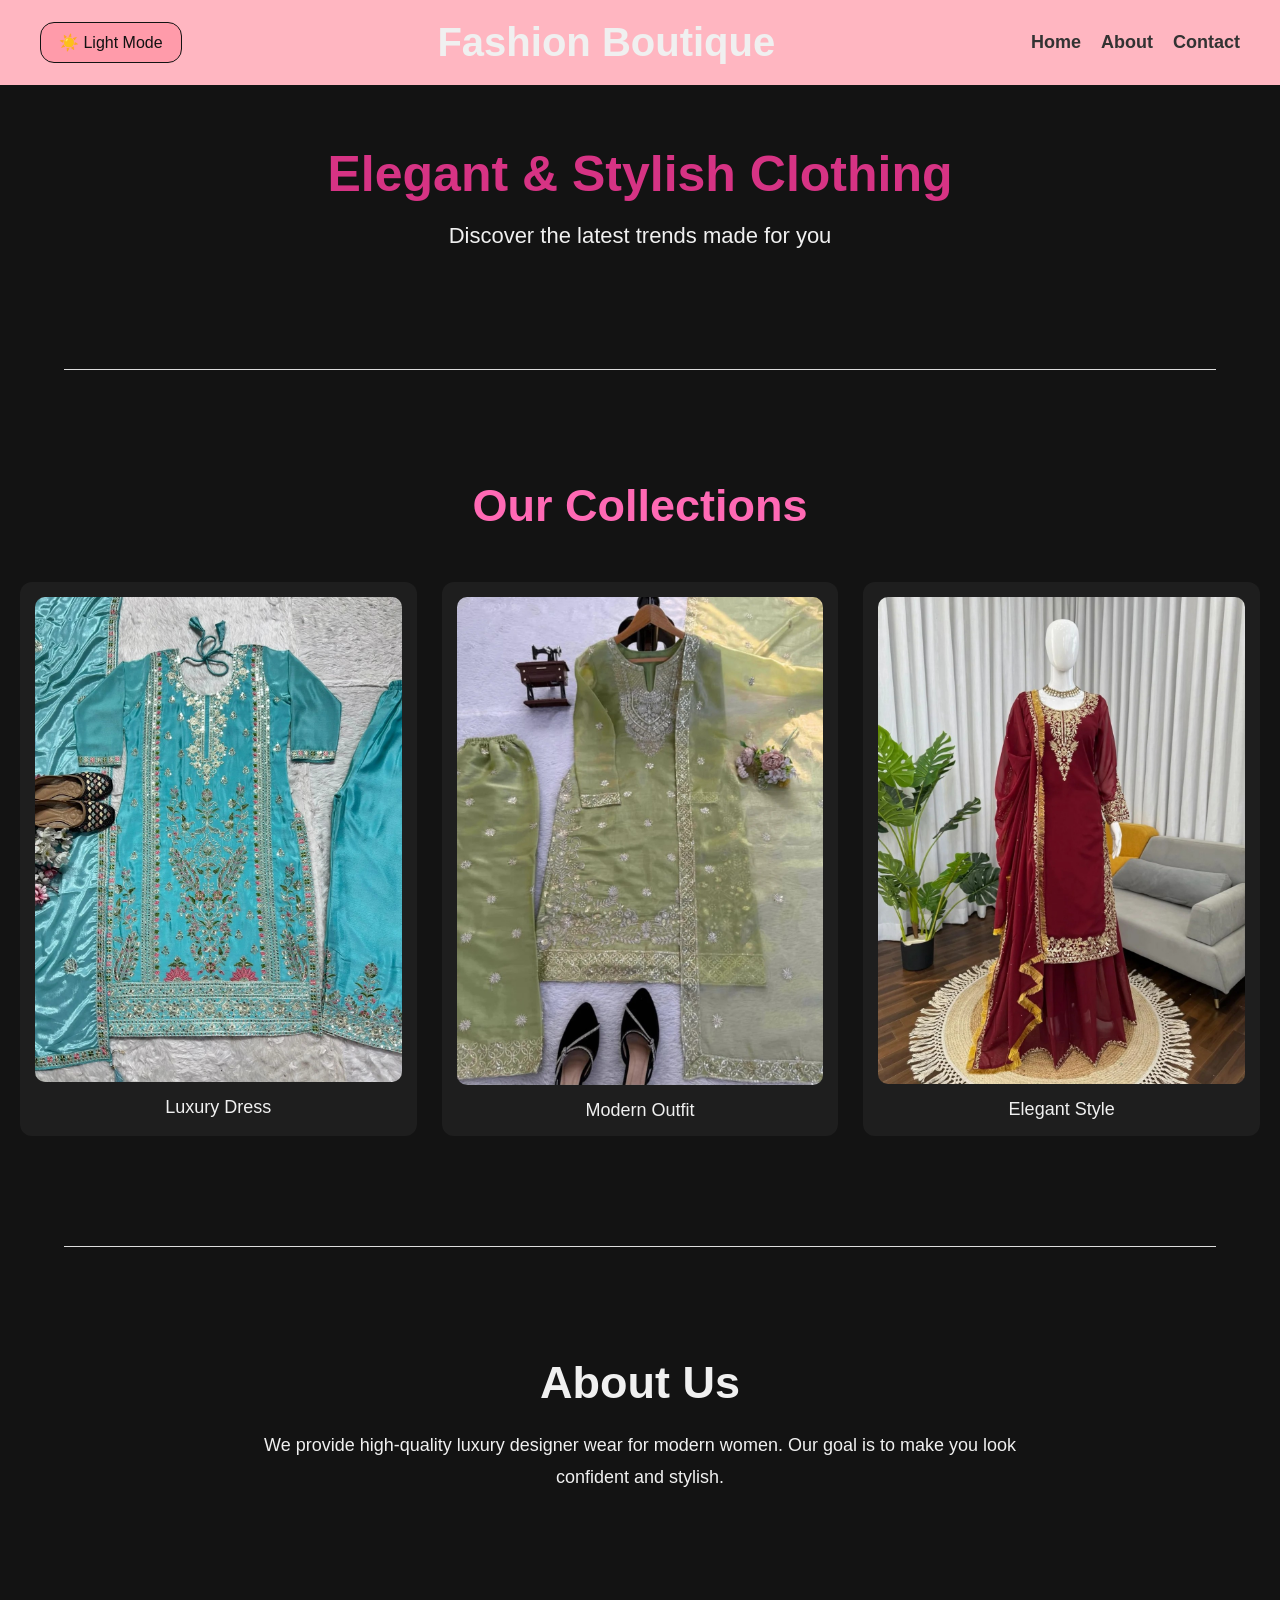
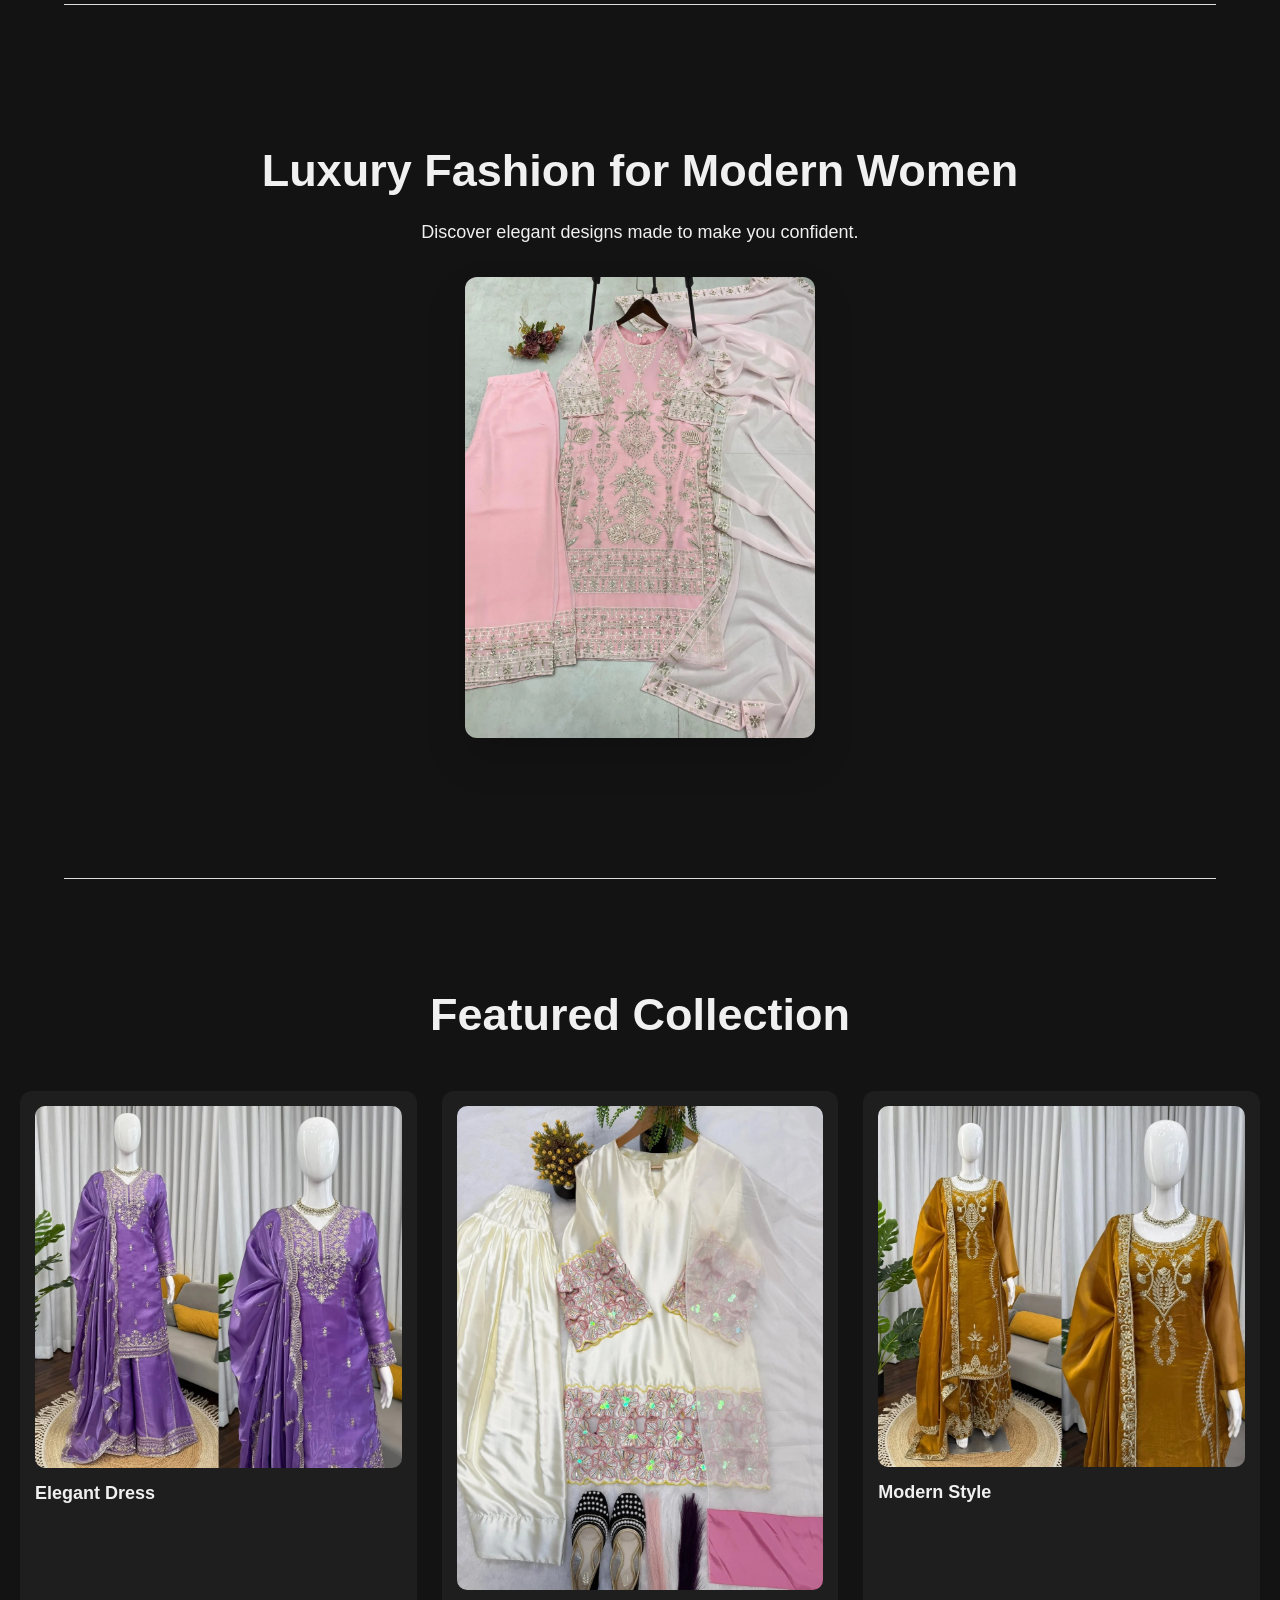
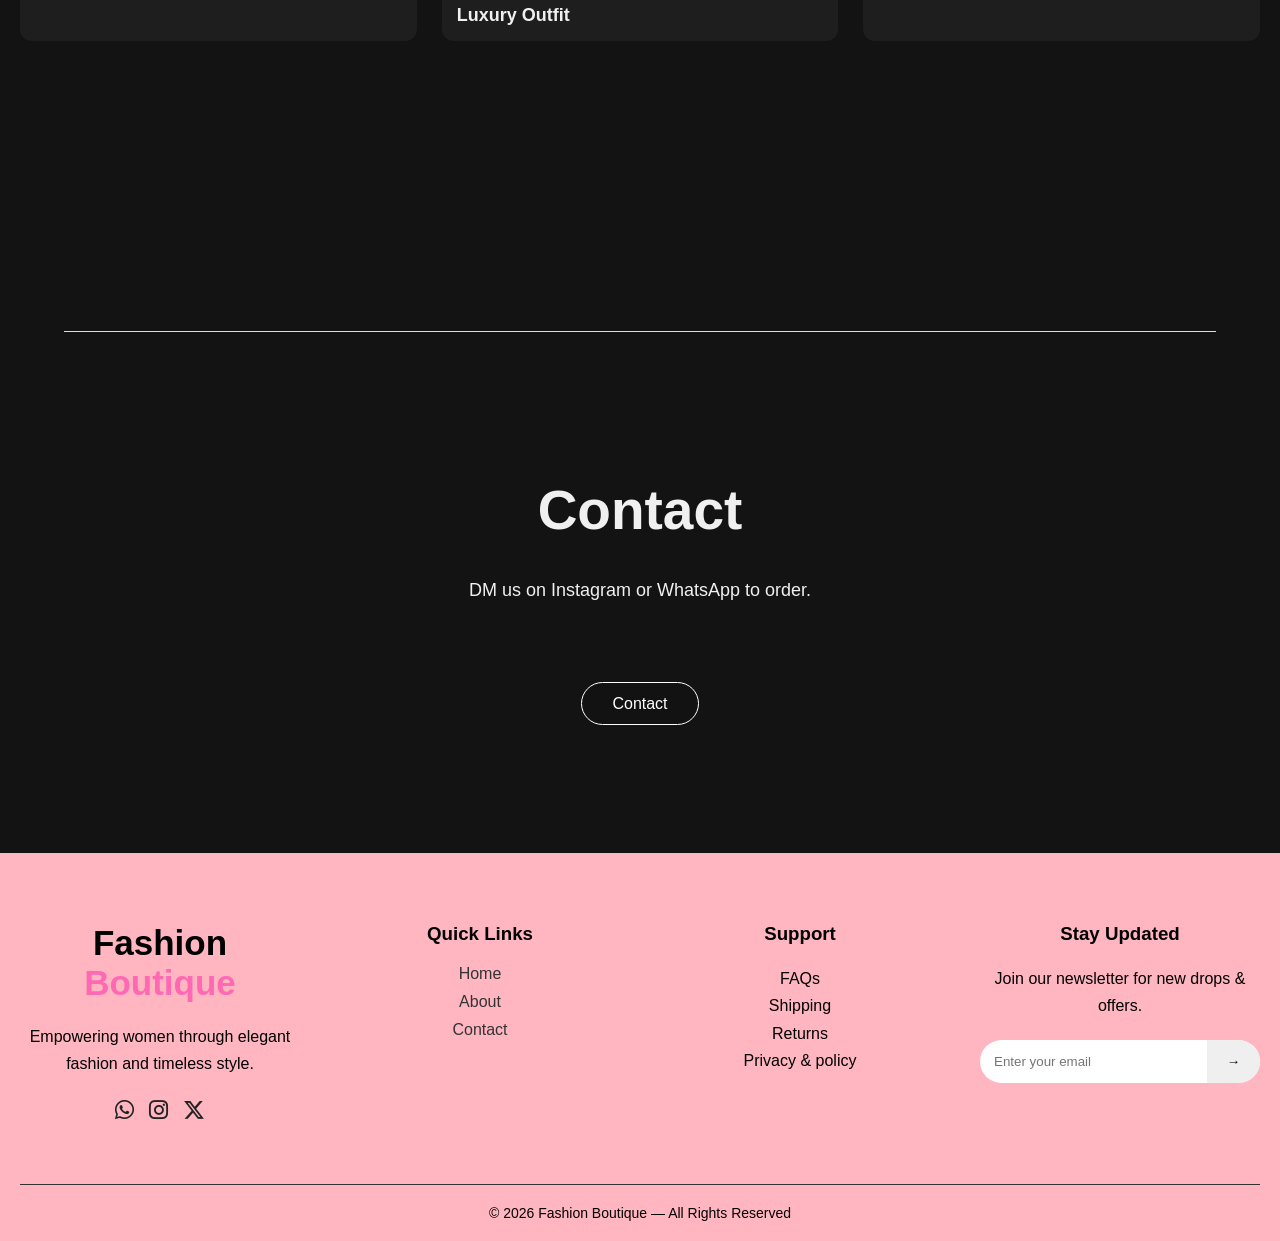
<file: index.html>
<!DOCTYPE html>
<html lang="en">
<head>
  <meta charset="UTF-8">
  <title>Fashion Store</title>

    <style>
    html {
      background-color: #121212;
    }
    html.light {
      background-color: #f5f5f5;
    }
  </style>

  <script>
    (function () {
      const mode = localStorage.getItem('dark-mode');
      if (mode === 'disabled') {
        document.documentElement.classList.add('light');
      }
    })();
  </script>

  <meta name="viewport" content="width=device-width, initial-scale=1.0">
  <link rel="stylesheet" href="Clothes.css">
  <link rel="stylesheet" href="https://cdnjs.cloudflare.com/ajax/libs/font-awesome/6.5.0/css/all.min.css">

</head>
<body>

<header>
  <button class="darkModeToggle">DarkMode</button>
  <h1 id="FashionBoutique">Fashion Boutique</h1>
  <nav>
    <a href="index.html">Home</a>
    <a href="ClothesAbout.html">About</a>
    <a href="ClothesContact.html">Contact</a>
  </nav>
</header>

<!-- HERO -->
<section class="hero">
  <h2>Elegant & Stylish Clothing</h2>
  <p>Discover the latest trends made for you</p>
</section>

<hr class="section-line">


<!-- PRODUCTS -->
<section class="products">
  <h2>Our Collections</h2>
  <div class="product-grid">
    <div class="card">
      <img src="blue-dress .jpg">
      <p>Luxury Dress</p>
    </div>

    <div class="card">
      <img src="Green-dress.jpg">
      <p>Modern Outfit</p>
    </div>

    <div class="card">
      <img src="Red-dress.jpg">
      <p>Elegant Style</p>
    </div>
  </div>
</section>

<hr class="section-line">


<!-- ABOUT -->
<section class="about">
  <h2>About Us</h2>
  <p>We provide high-quality luxury designer wear for modern women. Our goal is to make you look confident and stylish.</p>
</section>

<hr class="section-line">


<section class="split">
  <div class="split-text">
    <h2>Luxury Fashion for Modern Women</h2>
    <p>Discover elegant designs made to make you confident.</p>
  </div>

  
  <div class="split-img">
    <img src="Pink-dress.jpg">
  </div>
</section>

<hr class="section-line">


<section class="featured">
  <h2>Featured Collection</h2>

  <div class="cards">
    <div class="card">
      <img src="Purple-dress.jpg">
      <h3>Elegant Dress</h3>
    </div>

    <div class="card">
      <img src="White-dress.jpg">
      <h3>Luxury Outfit</h3>
    </div>

    <div class="card">
      <img src="Orange-dress.jpg">
      <h3>Modern Style</h3>
    </div>
  </div>
</section>
<br><br><br><br><br><br><br><br><br><br>

<hr class="section-line">

<br><br>
<!-- CONTACT -->
<section id="contact" class="contact">
  <h2 class="myH2">Contact</h2><br>
  <p class="ContactP">DM us on Instagram or WhatsApp to order.</p><br><br><br>
    <a class="btn" href="ClothesContact.html">Contact</a>
</section>
<br><br><br><br><br>



<footer class="footer">

  <div class="footer-container">

    <!-- BRAND -->
    <div class="footer-box">
      <h2>Fashion <span>Boutique</span></h2>
      <p id="myP">
        Empowering women through <span>elegant fashion and timeless</span> style.
      </p>

      <div class="social-icons">
        <a href="https://wa.me/0791911786"><i class="fab fa-whatsapp"></i></a>
        <a href="https://instagram.com/nawid_ziayee"><i class="fab fa-instagram"></i></a>
        <a href="https://x.com/"><i class="fab fa-x-twitter"></i></a>
      </div>
    </div>

    <!-- LINKS -->
    <div class="footer-box">
      <h3>Quick Links</h3>
      <a href="Clothes.html">Home</a>
      <a href="ClothesAbout.html">About</a>
      <a href="ClothesContact.html">Contact</a>
    </div>

    <!-- CUSTOMER -->
    <div class="footer-box">
      <h3>Support</h3>
      <p>FAQs</p>
      <p>Shipping</p>
      <p>Returns</p>
      <p>Privacy & policy</p>
    </div>

    <!-- NEWSLETTER -->
    <div class="footer-box">
      <h3>Stay Updated</h3>
      <p>Join our newsletter for new drops & offers.</p>

      <form action="https://formspree.io/f/xpqkejla" method="post" class="newsletter">
        
        <input type="email"
               name="email"
               placeholder="Enter your email"
               required>

        <input type="hidden" name="_next" value="thankyou.html">

        <button type="submit">→</button>
      
      </form>
    </div>

  </div>

  <div class="footer-bottom">
    © 2026 Fashion Boutique — All Rights Reserved
  </div>

</footer>


<script src="Clothes.js"></script>
</body>
</html>
</file>
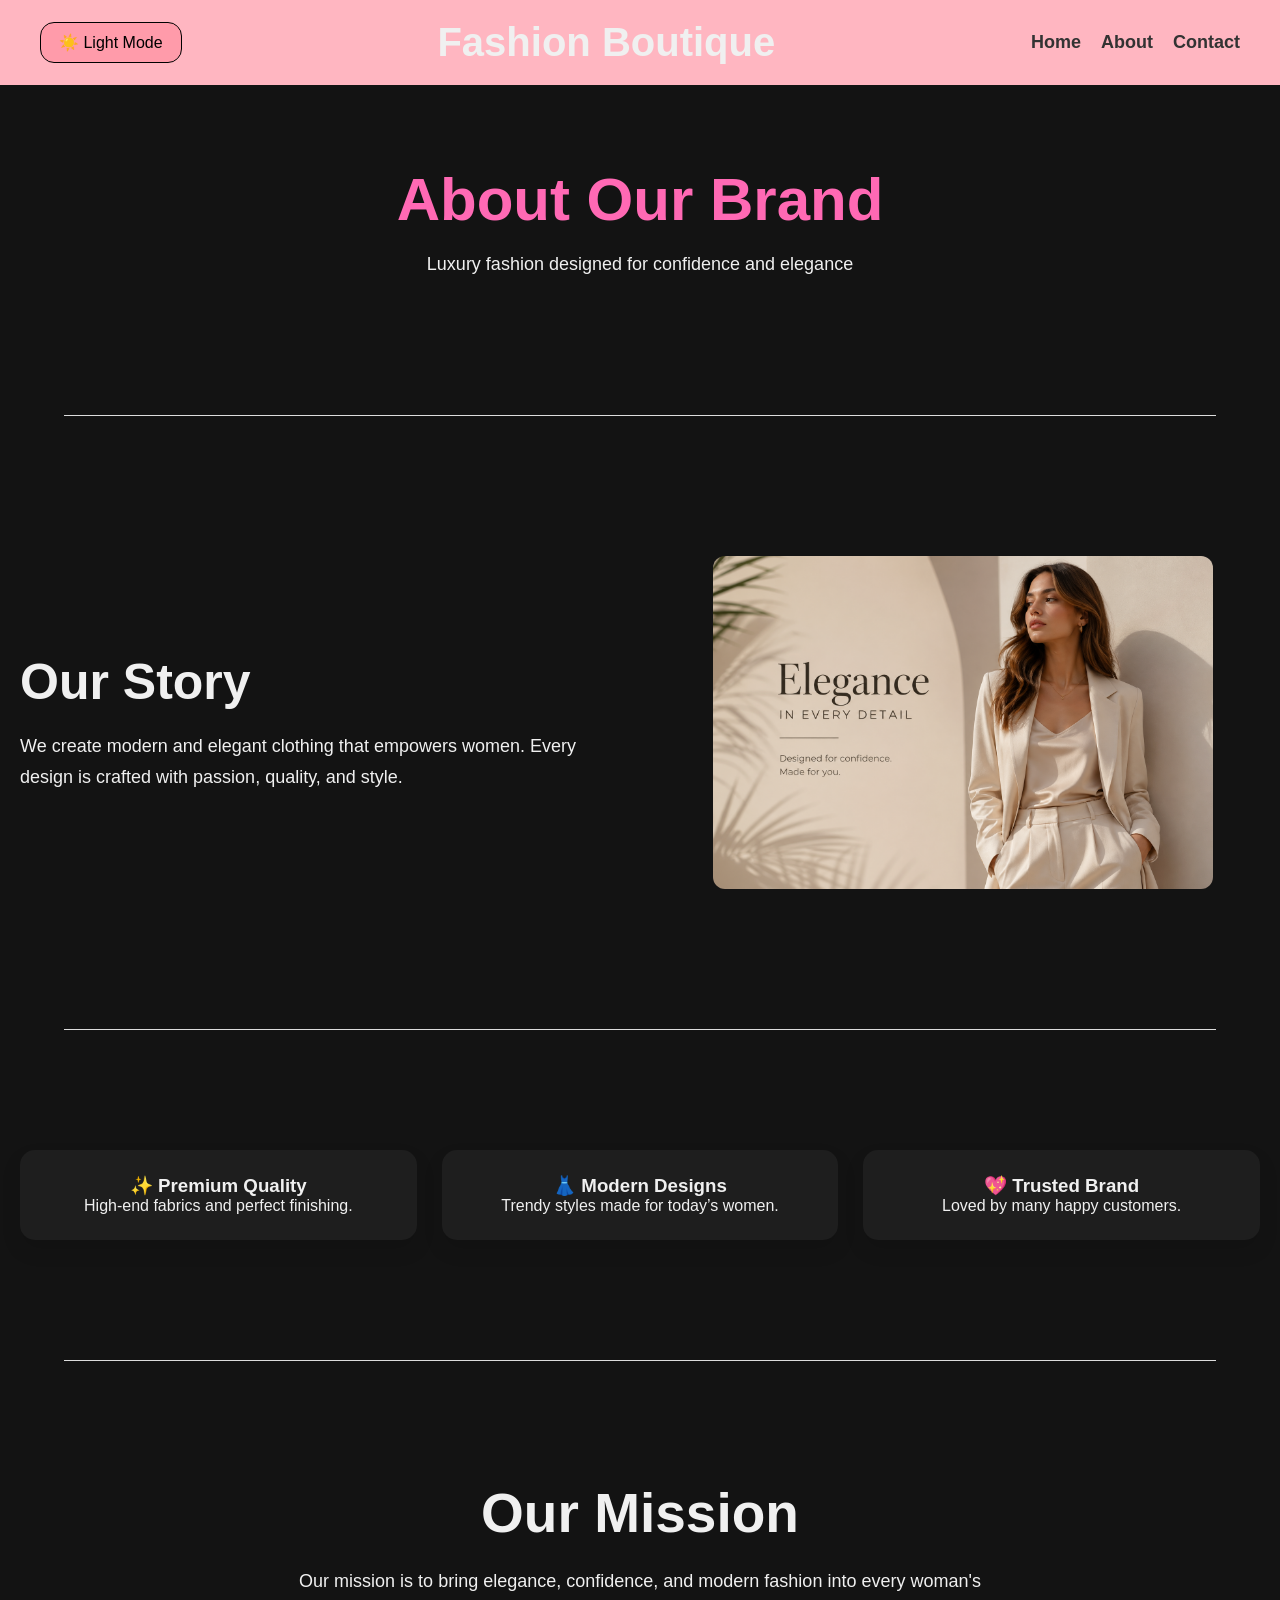
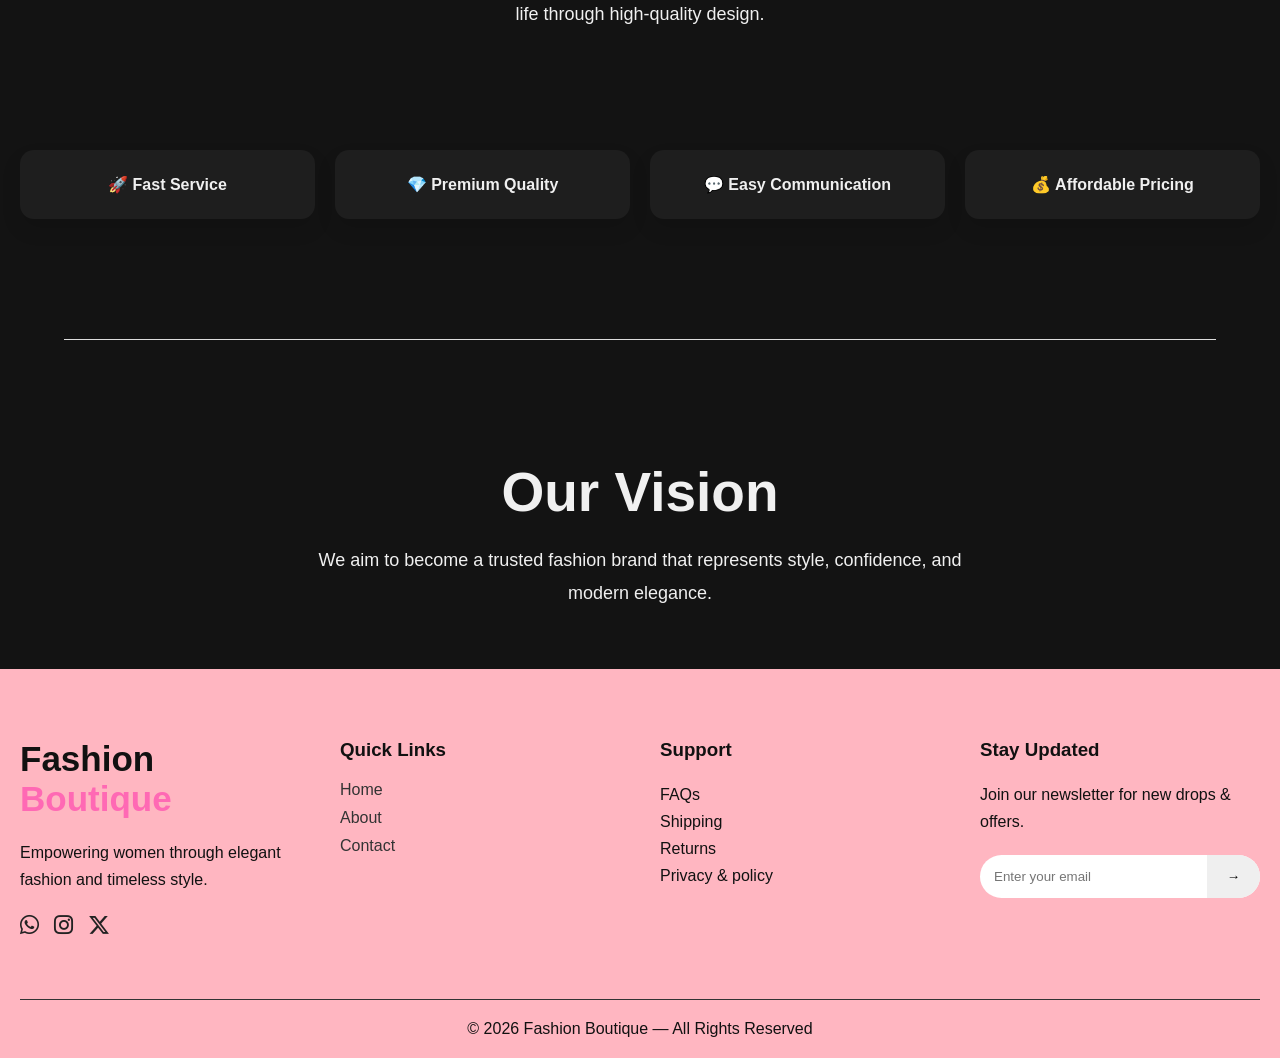
<file: ClothesAbout.html>
<!DOCTYPE html>
<html>
<head>
  <title>About</title>

  <style>
    html {
      background-color: #121212;
    }

    html.light {
      background-color: #f5f5f5;
    }
  </style>

  <script>
    (function () {
      const mode = localStorage.getItem('dark-mode');

      if (mode === 'disabled') {
        document.documentElement.classList.add('light');
      }
    })();
  </script>

  <meta name="viewport" content="width=device-width, initial-scale=1.0">

  <link rel="stylesheet" href="ClothesAbout.css">

  <link rel="stylesheet"
  href="https://cdnjs.cloudflare.com/ajax/libs/font-awesome/6.5.0/css/all.min.css">

</head>

<body>

<header>

  <button class="darkModeToggle">DarkMode</button>

  <h1 id="FashionBoutique">Fashion Boutique</h1>

  <nav>
    <a href="index.html">Home</a>
    <a href="ClothesAbout.html">About</a>
    <a href="ClothesContact.html">Contact</a>
  </nav>

</header>


<!-- HERO -->
<section class="about-hero">

  <h2>About Our Brand</h2>

  <p>
    Luxury fashion designed for confidence and elegance
  </p>

</section>

<hr class="section-line">


<!-- SPLIT -->
<section class="split">

  <div class="about-text">

    <h2>Our Story</h2>

    <p>
      We create modern and elegant clothing that empowers women.
      Every design is crafted with passion, quality, and style.
    </p>

  </div>

  <div class="about-img">

    <img src="CLothes About Image .png">

  </div>

</section>

<hr class="section-line">


<!-- CARDS -->
<section class="about-cards">

  <div class="card">
    <h3>✨ Premium Quality</h3>
    <p>High-end fabrics and perfect finishing.</p>
  </div>

  <div class="card">
    <h3>👗 Modern Designs</h3>
    <p>Trendy styles made for today’s women.</p>
  </div>

  <div class="card">
    <h3>💖 Trusted Brand</h3>
    <p>Loved by many happy customers.</p>
  </div>

</section>

<hr class="section-line">


<!-- MISSION -->
<section class="mission">

  <h2>Our Mission</h2>

  <p>
    Our mission is to bring elegance, confidence,
    and modern fashion into every woman's life
    through high-quality design.
  </p>

</section>


<!-- WHY US -->
<section class="why-us">

  <div class="why-box">🚀 Fast Service</div>

  <div class="why-box">💎 Premium Quality</div>

  <div class="why-box">💬 Easy Communication</div>

  <div class="why-box">💰 Affordable Pricing</div>

</section>

<hr class="section-line">


<!-- TEAM -->
<section class="team">

  <h2>Our Vision</h2>

  <p>
    We aim to become a trusted fashion brand that represents
    style, confidence, and modern elegance.
  </p>

</section>


<!-- FOOTER -->
<footer class="footer">

  <div class="footer-container">

    <div class="footer-box">

      <h2>Fashion <span>Boutique</span></h2>

      <p id="myP">
        Empowering women through
        <span>elegant fashion and timeless</span> style.
      </p>

      <div class="social-icons">

        <a href="https://wa.me/0791911786">
          <i class="fab fa-whatsapp"></i>
        </a>

        <a href="https://instagram.com/nawid_ziayee">
          <i class="fab fa-instagram"></i>
        </a>

        <a href="https://x.com/">
          <i class="fab fa-x-twitter"></i>
        </a>

      </div>

    </div>


    <div class="footer-box">

      <h3>Quick Links</h3>

      <a href="Clothes.html">Home</a>
      <a href="ClothesAbout.html">About</a>
      <a href="ClothesContact.html">Contact</a>

    </div>


    <div class="footer-box">

      <h3>Support</h3>

      <p>FAQs</p>
      <p>Shipping</p>
      <p>Returns</p>
      <p>Privacy & policy</p>

    </div>


    <div class="footer-box">

      <h3>Stay Updated</h3>

      <p>Join our newsletter for new drops & offers.</p>

      <form action="https://formspree.io/f/xpqkejla"
      method="post"
      class="newsletter">

        <input
        type="email"
        name="email"
        placeholder="Enter your email"
        required>

        <input type="hidden"
        name="_next"
        value="thankyou.html">

        <button type="submit">→</button>

      </form>

    </div>

  </div>

  <div class="footer-bottom">
    © 2026 Fashion Boutique — All Rights Reserved
  </div>

</footer>

<script src="ClothesAbout.js"></script>

</body>
</html>
</file>
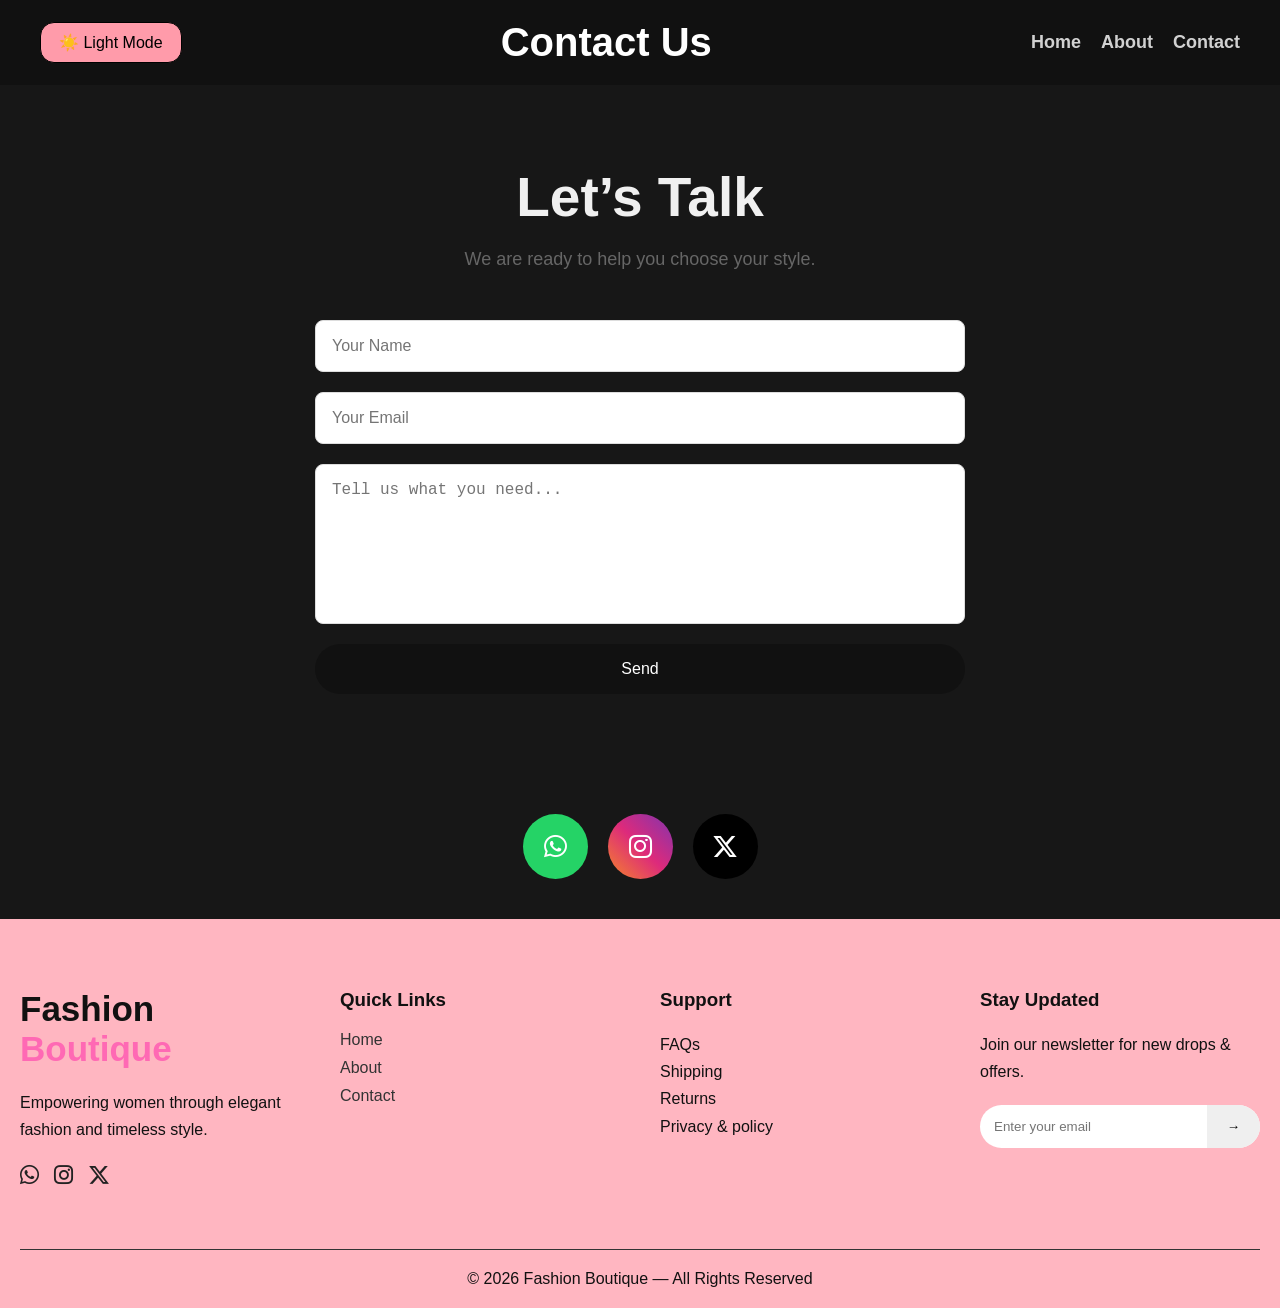
<file: ClothesContact.html>
<!DOCTYPE html>
<html>
<head>

  <title>Contact</title>

  <meta name="viewport"
  content="width=device-width, initial-scale=1.0">

  <link rel="stylesheet"
  href="ClothesContact.css">

  <link rel="stylesheet"
  href="https://cdnjs.cloudflare.com/ajax/libs/font-awesome/6.5.0/css/all.min.css">

  <style>

    html{
      background-color:#121212;
    }

    html.light{
      background-color:#f5f5f5;
    }

  </style>

  <script>

    (function(){

      const mode =
      localStorage.getItem('dark-mode');

      if(mode === 'disabled'){
        document.documentElement.classList.add('light');
      }

    })();

  </script>

</head>

<body>

<header>

  <button class="darkModeToggle">
    🌙 DarkMode
  </button>

  <h1 id="ContactBtn">Contact Us</h1>

  <nav>
    <a href="index.html">Home</a>
    <a href="ClothesAbout.html">About</a>
    <a href="ClothesContact.html">Contact</a>
  </nav>

</header>


<section class="contact">

  <div class="split">

    <div>

      <h2>Let’s Talk</h2>

      <p>
        We are ready to help you choose your style.
      </p>

    </div>

  </div>


  <form
  action="https://formspree.io/f/xjgjjnrk"
  method="post"
  class="contact-form">

    <input
    type="text"
    placeholder="Your Name"
    required>

    <input
    type="email"
    placeholder="Your Email"
    required>

    <textarea
    name="message"
    placeholder="Tell us what you need..."
    required></textarea>

    <button type="submit">
      Send
    </button>

  </form>

</section>


<div class="social-icons">

  <a href="https://wa.me/0791911786"
  target="_blank">

    <i class="fab fa-whatsapp"></i>

  </a>

  <a href="https://instagram.com/nawid_ziayee"
  target="_blank">

    <i class="fab fa-instagram"></i>

  </a>

  <a href="https://x.com/"
  target="_blank">

    <i class="fab fa-x-twitter"></i>

  </a>

</div>


<footer class="footer">

  <div class="footer-container">

    <div class="footer-box">

      <h2>
        Fashion <span>Boutique</span>
      </h2>

      <p id="myP">
        Empowering women through
        <span>elegant fashion and timeless</span>
        style.
      </p>

      <div class="social-Icons">

        <a href="https://wa.me/0791911786">
          <i class="fab fa-whatsapp"></i>
        </a>

        <a href="https://instagram.com/nawid_ziayee">
          <i class="fab fa-instagram"></i>
        </a>

        <a href="https://x.com/">
          <i class="fab fa-x-twitter"></i>
        </a>

      </div>

    </div>


    <div class="footer-box">

      <h3>Quick Links</h3>

      <a href="Clothes.html">Home</a>

      <a href="ClothesAbout.html">About</a>

      <a href="ClothesContact.html">Contact</a>

    </div>


    <div class="footer-box">

      <h3>Support</h3>

      <p>FAQs</p>
      <p>Shipping</p>
      <p>Returns</p>
      <p>Privacy & policy</p>

    </div>


    <div class="footer-box">

      <h3>Stay Updated</h3>

      <p>
        Join our newsletter for new drops & offers.
      </p>

      <form
      action="https://formspree.io/f/xpqkejla"
      method="post"
      class="newsletter">

        <input
        type="email"
        name="email"
        placeholder="Enter your email"
        required>

        <input
        type="hidden"
        name="_next"
        value="thankyou.html">

        <button type="submit">
          →
        </button>

      </form>

    </div>

  </div>

  <div class="footer-bottom">
    © 2026 Fashion Boutique — All Rights Reserved
  </div>

</footer>

<script src="ClothesContact.js"></script>

</body>
</html>
</file>
<file: Clothes.css>
/* =========================
   GLOBAL
========================= */

*{
  margin: 0;
  padding: 0;
  box-sizing: border-box;
}

html{
  scroll-behavior: smooth;
  background-color: #121212;
}

html.light{
  background-color: #f5f5f5;
}

body{
  font-family: Arial, sans-serif;
  background: #fff0f5;
  transition: background-color 0.3s ease, color 0.3s ease;
}

img{
  max-width: 100%;
  display: block;
}

/* =========================
   DARK MODE
========================= */

body.dark-mode-preload *{
  transition: none;
}

body.dark-mode{
  background: #121212;
  color: #f0f0f0;
}

html:not(.light) body{
  background: #131313;
  color: #f0f0f0;
}

html.light body{
  background: #f5f5f5;
  color: #222;
}

html:not(.light) .card{
  background-color: #1e1e1e;
  color: #f0f0f0;
}

body.dark-mode nav a{
  color: #f0f0f0;
}

/* =========================
   BUTTONS
========================= */

.darkModeToggle{
  padding: 10px 18px;
  font-size: 16px;
  border: 1.5px solid;
  border-radius: 14px;
  background-color: #ff9baa;
  color: #121212;
  cursor: pointer;
  transition: 0.3s ease;
}

.darkModeToggle:hover{
  background: white;
}

.btn{
  border: 1px solid black;
  background: #121212;
  color: white;
  padding: 14px 40px;
  border-radius: 30px;
  font-size: 18px;
  cursor: pointer;
  text-decoration: none;
  transition: 0.3s ease;
}

.btn:hover{
  background: #ffb6c1;
  color: black;
  transform: scale(1.03);
}

/* =========================
   HEADER
========================= */

header{
  display: flex;
  justify-content: space-between;
  align-items: center;
  padding: 20px 40px;
  background: #ffb6c1;
  flex-wrap: wrap;
  gap: 20px;
}

#FashionBoutique{
  font-size: clamp(28px, 5vw, 40px);
  text-align: center;
}

nav{
  display: flex;
  gap: 20px;
  flex-wrap: wrap;
}

nav a{
  text-decoration: none;
  color: #333;
  font-size: 18px;
  font-weight: bold;
  transition: 0.3s;
}

nav a:hover{
  color: #d63384;
}

/* =========================
   HERO
========================= */

.hero{
  text-align: center;
  padding: 80px 20px;
}

.hero h2{
  font-size: clamp(32px, 6vw, 50px);
  color: #d63384;
  margin-bottom: 20px;
}

.hero p{
  font-size: clamp(16px, 3vw, 22px);
}

/* =========================
   PRODUCTS
========================= */

.products{
  padding: 60px 20px;
  text-align: center;
}

.products h2{
  font-size: clamp(32px, 5vw, 45px);
  color: #ff69b4;
  margin-bottom: 50px;
}

.product-grid{
  display: grid;
  grid-template-columns: repeat(auto-fit, minmax(250px, 1fr));
  gap: 25px;
}

.card{
  background: white;
  padding: 15px;
  border-radius: 12px;
  transition: 0.3s ease;
}

.card:hover{
  transform: translateY(-8px);
}

.card img{
  border-radius: 10px;
}

.card p,
.card h3{
  margin-top: 15px;
  font-size: 18px;
}

/* =========================
   ABOUT
========================= */

.about{
  text-align: center;
  padding: 60px 20px;
}

.about h2{
  font-size: clamp(30px, 5vw, 45px);
  margin-bottom: 20px;
}

.about p{
  max-width: 800px;
  margin: auto;
  line-height: 1.8;
  font-size: 18px;
}

/* =========================
   SPLIT SECTION
========================= */

.split{
  display: flex;
  align-items: center;
  justify-content: center;
  gap: 50px;
  padding: 80px 20px;
  flex-wrap: wrap;
}

.split-text{
  flex: 1;
  min-width: 280px;
}

.split-text h2{
  font-size: clamp(30px, 5vw, 45px);
  margin-bottom: 20px;
}

.split-text p{
  font-size: 18px;
  line-height: 1.7;
}

.split-img{
  flex: 1;
  display: flex;
  justify-content: center;
}

.split-img img{
  width: 100%;
  max-width: 350px;
  border-radius: 12px;
  transition: 0.3s ease;
  box-shadow: 0 20px 40px rgba(0,0,0,0.15);
}

.split-img img:hover{
  transform: translateY(-8px);
}

/* =========================
   FEATURED
========================= */

.featured{
  padding: 60px 20px;
}

.featured h2{
  text-align: center;
  font-size: clamp(30px, 5vw, 45px);
  margin-bottom: 50px;
}

.cards{
  display: grid;
  grid-template-columns: repeat(auto-fit, minmax(250px, 1fr));
  gap: 25px;
}

/* =========================
   CONTACT
========================= */

.contact{
  text-align: center;
  padding: 80px 20px;
}

.myH2{
  font-size: clamp(32px, 6vw, 55px);
  margin-bottom: 20px;
}

.ContactP{
  font-size: 18px;
  margin-bottom: 40px;
}

.contact .btn{
  border: 1.4px white solid;
}
/* =========================
   SECTION LINE
========================= */

.section-line{
  width: 90%;
  margin: 60px auto;
  border: none;
  height: 1px;
  background: #ddd;
}

/* =========================
   FOOTER
========================= */

.footer{
  background: #ffb6c1;
  color: #000000;
  padding: 70px 20px 20px;
  overflow: hidden;
}

.footer-container{
  display: grid;
  grid-template-columns: repeat(auto-fit, minmax(220px, 1fr));
  gap: 40px;
}

.footer-box h2{
  font-size: 35px;
  margin-bottom: 20px;
}

.footer-box h2 span{
  color: #ff69b4;
}

.footer-box h3{
  margin-bottom: 20px;
}

.footer-box p{
  line-height: 1.7;
}

.footer-box a{
  display: block;
  color: #333;
  text-decoration: none;
  margin-bottom: 10px;
  transition: 0.3s;
}

.footer-box a:hover{
  color: #ff00d9;
}

.social-icons{
  display: flex;
  gap: 15px;
  margin-top: 20px;
  flex-wrap: wrap;
}

.social-icons a{
  font-size: 22px;
  color: #222;
  transition: 0.3s ease-in-out;
}

.social-icons a:hover{
  color: #ff00d9;
  transform: translateY(-3px);
}

/* =========================
   NEWSLETTER
========================= */

.newsletter{
  display: flex;
  margin-top: 20px;
  border-radius: 30px;
  overflow: hidden;
  background: #ffffff;
  color: #f0f0f0;
}

.newsletter input{
  flex: 1;
  padding: 14px;
  border: none;
  outline: none;
  color: rgb(255, 255, 255);
  background: transparent;
}

.newsletter button{
  padding: 14px 20px;
  border: none;
  cursor: pointer;
  transition: 0.3s;
}

.newsletter button:hover{
  background: #ff69b4;
}

/* =========================
   FOOTER BOTTOM
========================= */

.footer-bottom{
  text-align: center;
  margin-top: 50px;
  padding-top: 20px;
  border-top: 1px solid #333;
  font-size: 14px;
}

/* =========================
   MOBILE
========================= */

@media (max-width: 768px){

   header {
    flex-direction: column;
    align-items: center;
    padding: 15px;
    gap: 15px;
  }

  #FashionBoutique,
  #ContactBtn {
    margin: 0;
    font-size: 28px;
    text-align: center;
  }

  nav {
    display: flex;
    justify-content: center;
    flex-wrap: wrap;
    gap: 10px;
  }

  nav a {
    margin: 0;
    font-size: 16px;
  }

  .darkModeToggle {
    font-size: 16px;
    padding: 8px 14px;
  }
}
  .hero{
    padding: 60px 20px;
  }

  .products,
  .about,
  .featured,
  .contact{
    padding: 50px 20px;
  }

  .split{
    flex-direction: column;
    text-align: center;
    gap: 30px;
  }

  .footer-container{
    text-align: center;
  }

  .social-icons{
    justify-content: center;
  }

  .newsletter{
    flex-direction: row;
  }

  .btn{
    font-size: 16px;
    padding: 12px 30px;
  }



/* =========================
   TOUCH FIX
========================= */

button,
a{
  -webkit-tap-highlight-color: transparent;
}
</file>
<file: ClothesAbout.css>
/* =========================
   GLOBAL
========================= */

*{
  margin:0;
  padding:0;
  box-sizing:border-box;
}

html{
  scroll-behavior:smooth;
}

body{
  font-family:"Helvetica Neue", sans-serif;
  background:#fafafa;
  transition:0.3s;
}

img{
  max-width:100%;
  display:block;
}

/* =========================
   DARK MODE
========================= */

html:not(.light) body{
  background:#131313;
  color:#f0f0f0;
}

html.light body{
  background:#f5f5f5;
  color:#222;
}

html:not(.light) .card,
html:not(.light) .why-box{
  background:#1e1e1e;
  color:#f0f0f0;
}

/* =========================
   BUTTON
========================= */

.darkModeToggle{
  padding:10px 18px;
  border: 1.5px solid;
  border-radius:14px;
  background:#ff9baa;
  cursor:pointer;
  font-size:16px;
  transition:0.3s;
}

.darkModeToggle:hover{
  background:white;
}

/* =========================
   HEADER
========================= */

header{
  display:flex;
  justify-content:space-between;
  align-items:center;
  padding:20px 40px;
  background:#ffb6c1;
  flex-wrap:wrap;
  gap:20px;
}

#FashionBoutique{
  font-size:clamp(28px,5vw,40px);
}

nav{
  display:flex;
  gap:20px;
  flex-wrap:wrap;
}

nav a{
  text-decoration:none;
  color:#333;
  font-size:18px;
  font-weight:bold;
  transition:0.3s;
}

nav a:hover{
  color:#d63384;
}

/* =========================
   HERO
========================= */

.about-hero{
  text-align:center;
  padding:80px 20px;
}

.about-hero h2{
  color:#ff69b4;
  font-size:clamp(35px,6vw,60px);
  margin-bottom:20px;
}

.about-hero p{
  font-size:18px;
}

/* =========================
   SPLIT
========================= */

.split{
  display:flex;
  align-items:center;
  justify-content:center;
  gap:50px;
  padding:80px 20px;
  flex-wrap:wrap;
}

.about-text{
  flex:1;
  min-width:280px;
}

.about-text h2{
  font-size:clamp(32px,5vw,50px);
  margin-bottom:20px;
}

.about-text p{
  font-size:18px;
  line-height:1.7;
}

.about-img{
  flex:1;
  display:flex;
  justify-content:center;
}

.about-img img{
  width:100%;
  max-width:500px;
  border-radius:12px;
  animation:float 3s infinite alternate;
}

@keyframes float{
  from{
    transform:translateY(0);
  }

  to{
    transform:translateY(-20px);
  }
}

/* =========================
   CARDS
========================= */

.about-cards{
  display:grid;
  grid-template-columns:repeat(auto-fit,minmax(250px,1fr));
  gap:25px;
  padding:60px 20px;
}

.card{
  background:white;
  padding:25px;
  border-radius:15px;
  text-align:center;
  transition:0.3s;
  box-shadow:0 10px 20px rgba(0,0,0,0.1);
}

.card:hover{
  transform:translateY(-10px);
}

/* =========================
   MISSION
========================= */

.mission{
  text-align:center;
  padding:60px 20px;
}

.mission h2{
  font-size:clamp(35px,6vw,55px);
  margin-bottom:20px;
}

.mission p{
  max-width:700px;
  margin:auto;
  font-size:18px;
  line-height:1.8;
}

/* =========================
   WHY US
========================= */

.why-us{
  display:grid;
  grid-template-columns:repeat(auto-fit,minmax(220px,1fr));
  gap:20px;
  padding:60px 20px;
}

.why-box{
  box-shadow:0 10px 20px rgba(0,0,0,0.1);
  background:#f5f5f5;
  padding:25px;
  border-radius:14px;
  text-align:center;
  font-weight:bold;
  transition:0.3s;
}

.why-box:hover{
  background:#ffb6c1;
  transform:scale(1.05);
}

/* =========================
   TEAM
========================= */

.team{
  text-align:center;
  padding:60px 20px;
}

.team h2{
  font-size:clamp(35px,6vw,55px);
  margin-bottom:20px;
}

.team p{
  max-width:700px;
  margin:auto;
  font-size:18px;
  line-height:1.8;
}

/* =========================
   LINE
========================= */

.section-line{
  width:90%;
  margin:60px auto;
  border:none;
  height:1px;
  background:#ddd;
}

/* =========================
   FOOTER
========================= */

.footer{
  background:#ffb6c1;
  color: #111;
  padding:70px 20px 20px;
}

.footer-container{
  display:grid;
  grid-template-columns:repeat(auto-fit,minmax(220px,1fr));
  gap:40px;
}

.footer-box h2{
  font-size:35px;
  margin-bottom:20px;
}

.footer-box h2 span{
  color:#ff69b4;
}

.footer-box h3{
  margin-bottom:20px;
}

.footer-box p{
  line-height: 1.7;
}

.footer-box a{
  display:block;
  margin-bottom:10px;
  color:#333;
  text-decoration:none;
  transition: 0.3s;
}

.footer-box a:hover{
  color:#ff00d9;
}

.social-icons{
  display:flex;
  gap:15px;
  margin-top:20px;
  flex-wrap:wrap;
}

.social-icons a{
  font-size:22px;
  color:#222;
  transition: 0.3s ease;
}

.social-Icons a:hover{
  color: #ff00d9;
  transform: translateY(-3px);
}

.newsletter{
  display:flex;
  margin-top:20px;
  border-radius:30px;
  overflow:hidden;
  background:#ffffff;
}

.newsletter input{
  flex:1;
  padding:14px;
  border:none;
  outline:none;
  background:transparent;
  color:white;
}

.newsletter button{
  padding:14px 20px;
  border:none;
  cursor:pointer;
  transition: 0.3s;
}

.newsletter button:hover{
  background: #ff69b4;
}

.footer-bottom{
  text-align:center;
  margin-top:50px;
  padding-top:20px;
  border-top:1px solid #333;
}

/* =========================
   MOBILE
========================= */

@media(max-width:768px){

  header{
    flex-direction:column;
    text-align:center;
  }

  nav{
    justify-content:center;
  }

  .split{
    flex-direction:column;
    text-align:center;
    gap:30px;
  }

  .footer-container{
    text-align:center;
  }

  .social-icons{
    justify-content:center;
  }

}

/* TOUCH FIX */

button,a{
  -webkit-tap-highlight-color:transparent;
}
</file>
<file: ClothesContact.css>
/* =========================
   GLOBAL
========================= */

*{
  margin:0;
  padding:0;
  box-sizing:border-box;
}

html{
  scroll-behavior:smooth;
}

body{
  font-family:"Helvetica Neue", Arial, sans-serif;
  background:#fafafa;
  transition:0.3s;
}

img{
  max-width:100%;
  display:block;
}

/* =========================
   DARK MODE
========================= */

html:not(.light) body{
  background:#171717;
  color:#f0f0f0;
}

html.light body{
  background:#f5f5f5;
  color:#222;
}

/* =========================
   BUTTON
========================= */

.darkModeToggle{
  padding:10px 18px;
  font-size:16px;
  border: 1.5px solid;
  border-radius:14px;
  background:#ff9baa;
  cursor:pointer;
  transition:0.3s;
}

.darkModeToggle:hover{
  background:white;
}

/* =========================
   HEADER
========================= */

header{
  background:#111;
  color:white;
  padding:20px 40px;
  display:flex;
  justify-content:space-between;
  align-items:center;
  flex-wrap:wrap;
  gap:20px;
}

#ContactBtn{
  font-size:clamp(28px,5vw,40px);
}

nav{
  display:flex;
  gap:20px;
  flex-wrap:wrap;
}

nav a{
  text-decoration:none;
  color:#d1d1d1;
  font-size:18px;
  font-weight:bold;
  transition:0.3s;
}

nav a:hover{
  color:#ff69b4;
}

/* =========================
   CONTACT
========================= */

.contact{
  padding:80px 20px;
}

.split{
  text-align:center;
  margin-bottom:50px;
}

.split h2{
  font-size:clamp(35px,6vw,55px);
  margin-bottom:20px;
}

.split p{
  font-size:18px;
  color:#666;
}

/* =========================
   FORM
========================= */

.contact-form{
  max-width:650px;
  margin:auto;
  display:flex;
  flex-direction:column;
  gap:20px;
}

.contact-form input,
.contact-form textarea{
  padding:16px;
  border:1px solid #ddd;
  border-radius:8px;
  font-size:16px;
  outline:none;
  transition:0.3s;
}

.contact-form input:focus,
.contact-form textarea:focus{
  border-color:#ff69b4;
}

.contact-form textarea{
  height:160px;
  resize:none;
}

.contact-form button{
  background:#111;
  color:white;
  padding:16px;
  border:none;
  border-radius:30px;
  font-size:16px;
  cursor:pointer;
  transition:0.3s;
}

.contact-form button:hover{
  background:#ffb6c1;
  color:black;
  transform:scale(1.03);
}

/* =========================
   SOCIAL ICONS
========================= */

.social-icons{
  display:flex;
  justify-content:center;
  gap:20px;
  margin:40px 0;
  flex-wrap:wrap;
}

.social-icons a{
  width:65px;
  height:65px;
  border-radius:50%;
  display:flex;
  align-items:center;
  justify-content:center;
  font-size:26px;
  color:white;
  text-decoration:none;
  transition:0.3s;
}

.social-icons a:nth-child(1){
  background:#25D366;
}

.social-icons a:nth-child(2){
  background:linear-gradient(
    45deg,
    #f58529,
    #dd2a7b,
    #8134af
  );
}

.social-icons a:nth-child(3){
  background:black;
}

.social-icons a:hover{
  transform:translateY(-5px) scale(1.08);
}

/* =========================
   FOOTER
========================= */

.footer{
  background:#ffb6c1;
  color: #111;
  padding:70px 20px 20px;
}

.footer-container{
  display:grid;
  grid-template-columns:repeat(auto-fit,minmax(220px,1fr));
  gap:40px;
}

.footer-box h2{
  font-size:35px;
  margin-bottom:20px;
}

.footer-box h2 span{
  color:#ff69b4;
}

.footer-box h3{
  margin-bottom:20px;
}

.footer-box p{
  line-height: 1.7;
}

.footer-box a{
  display:block;
  margin-bottom:10px;
  color:#333;
  text-decoration:none;
  transition: 0.3s;
}

.footer-box a:hover{
  color:#ff00d9;
}

.social-Icons{
  display:flex;
  gap:15px;
  margin-top:20px;
  flex-wrap:wrap;
}

.social-Icons a{
  font-size:22px;
  color:#222;
  transition: 0.3s;
}

.social-Icons a:hover{
  color: #ff00d9;
  transform: translateY(-3px);
}


.newsletter{
  display:flex;
  margin-top:20px;
  border-radius:30px;
  overflow:hidden;
  background:#ffffff;
}

.newsletter input{
  flex:1;
  padding:14px;
  border:none;
  outline:none;
  background:transparent;
  color:white;
}

.newsletter button{
  padding:14px 20px;
  border:none;
  cursor:pointer;
  transition: 0.3s;
}

.newsletter button:hover{
  background: #ff69b4;
}

.footer-bottom{
  text-align:center;
  margin-top:50px;
  padding-top:20px;
  border-top:1px solid #333;
}

/* =========================
   MOBILE
========================= */

@media(max-width:768px){

  header{
    flex-direction:column;
    text-align:center;
  }

  nav{
    justify-content:center;
  }

  .contact{
    padding:60px 20px;
  }

  .footer-container{
    text-align:center;
  }

  .social-Icons,
  .social-icons{
    justify-content:center;
  }

  .contact-form{
    width:100%;
  }

}

/* =========================
   TOUCH FIX
========================= */

button,
a{
  -webkit-tap-highlight-color:transparent;
}
</file>
